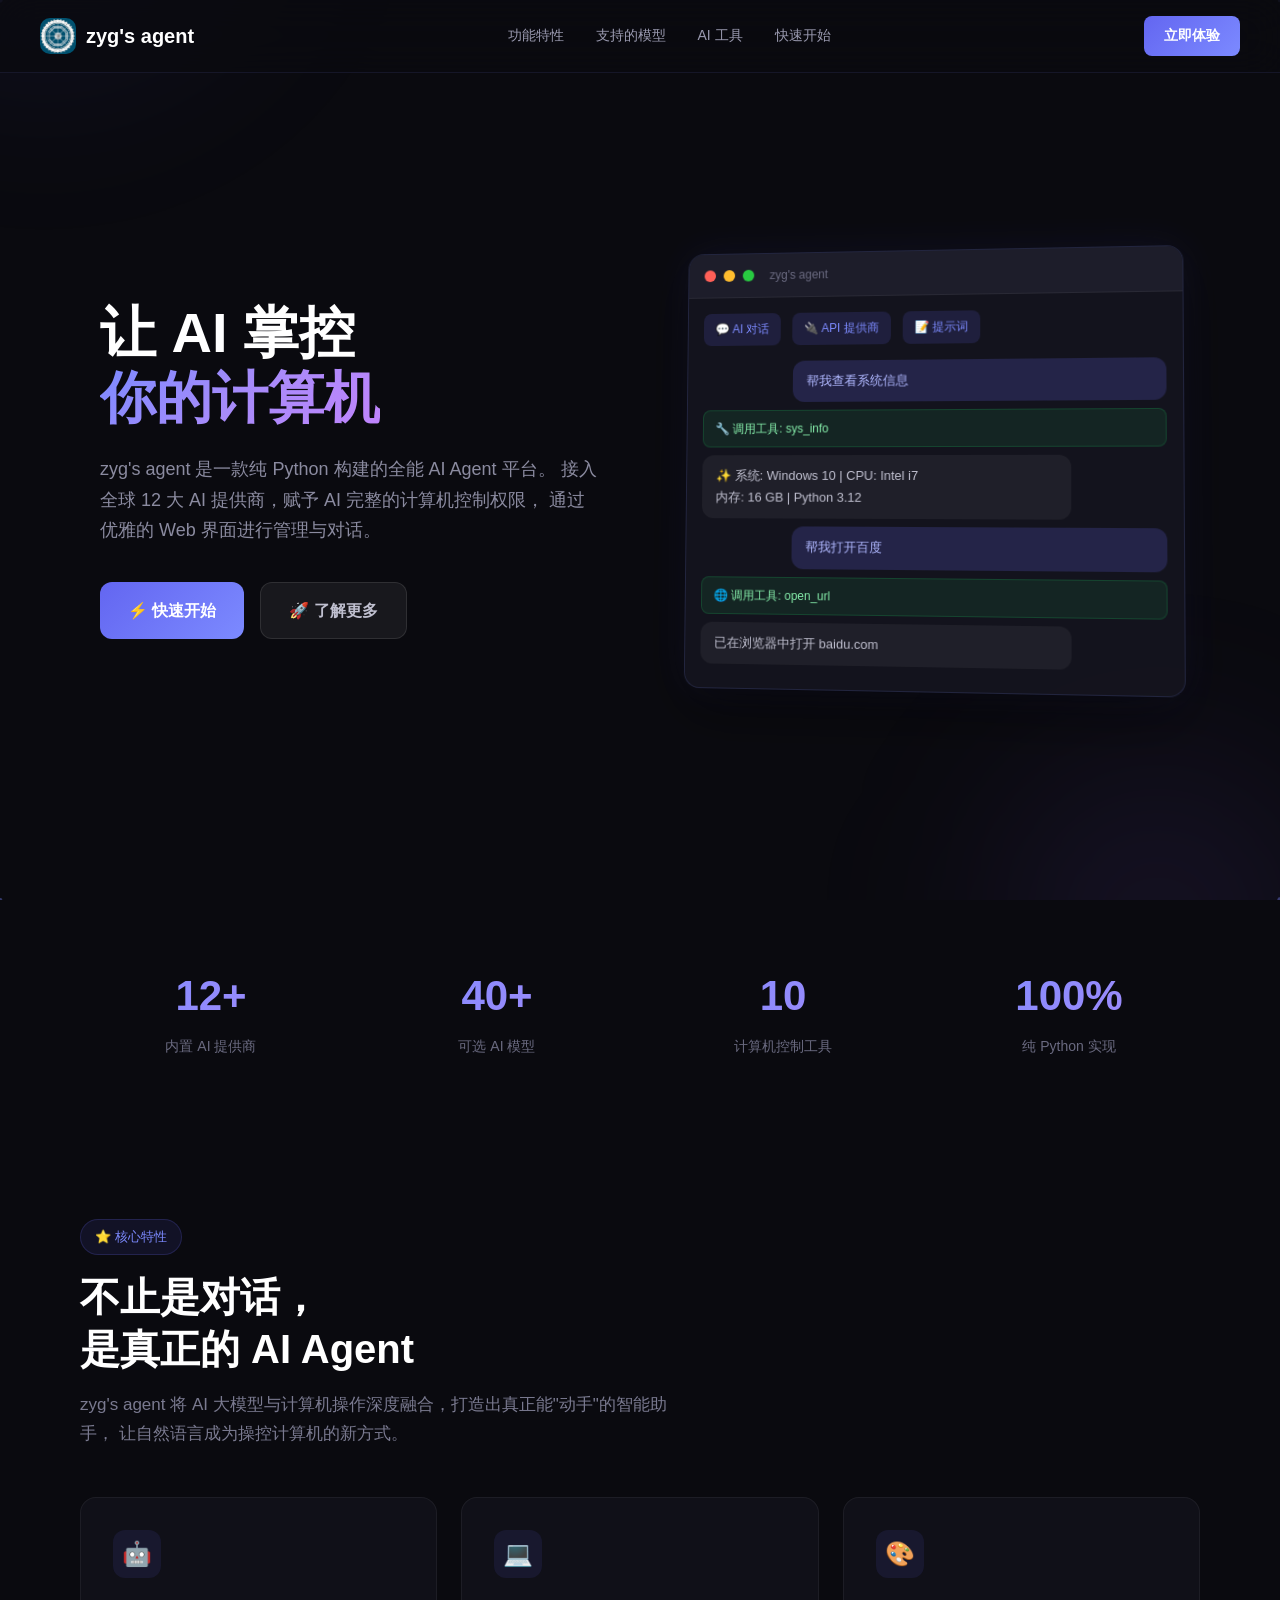
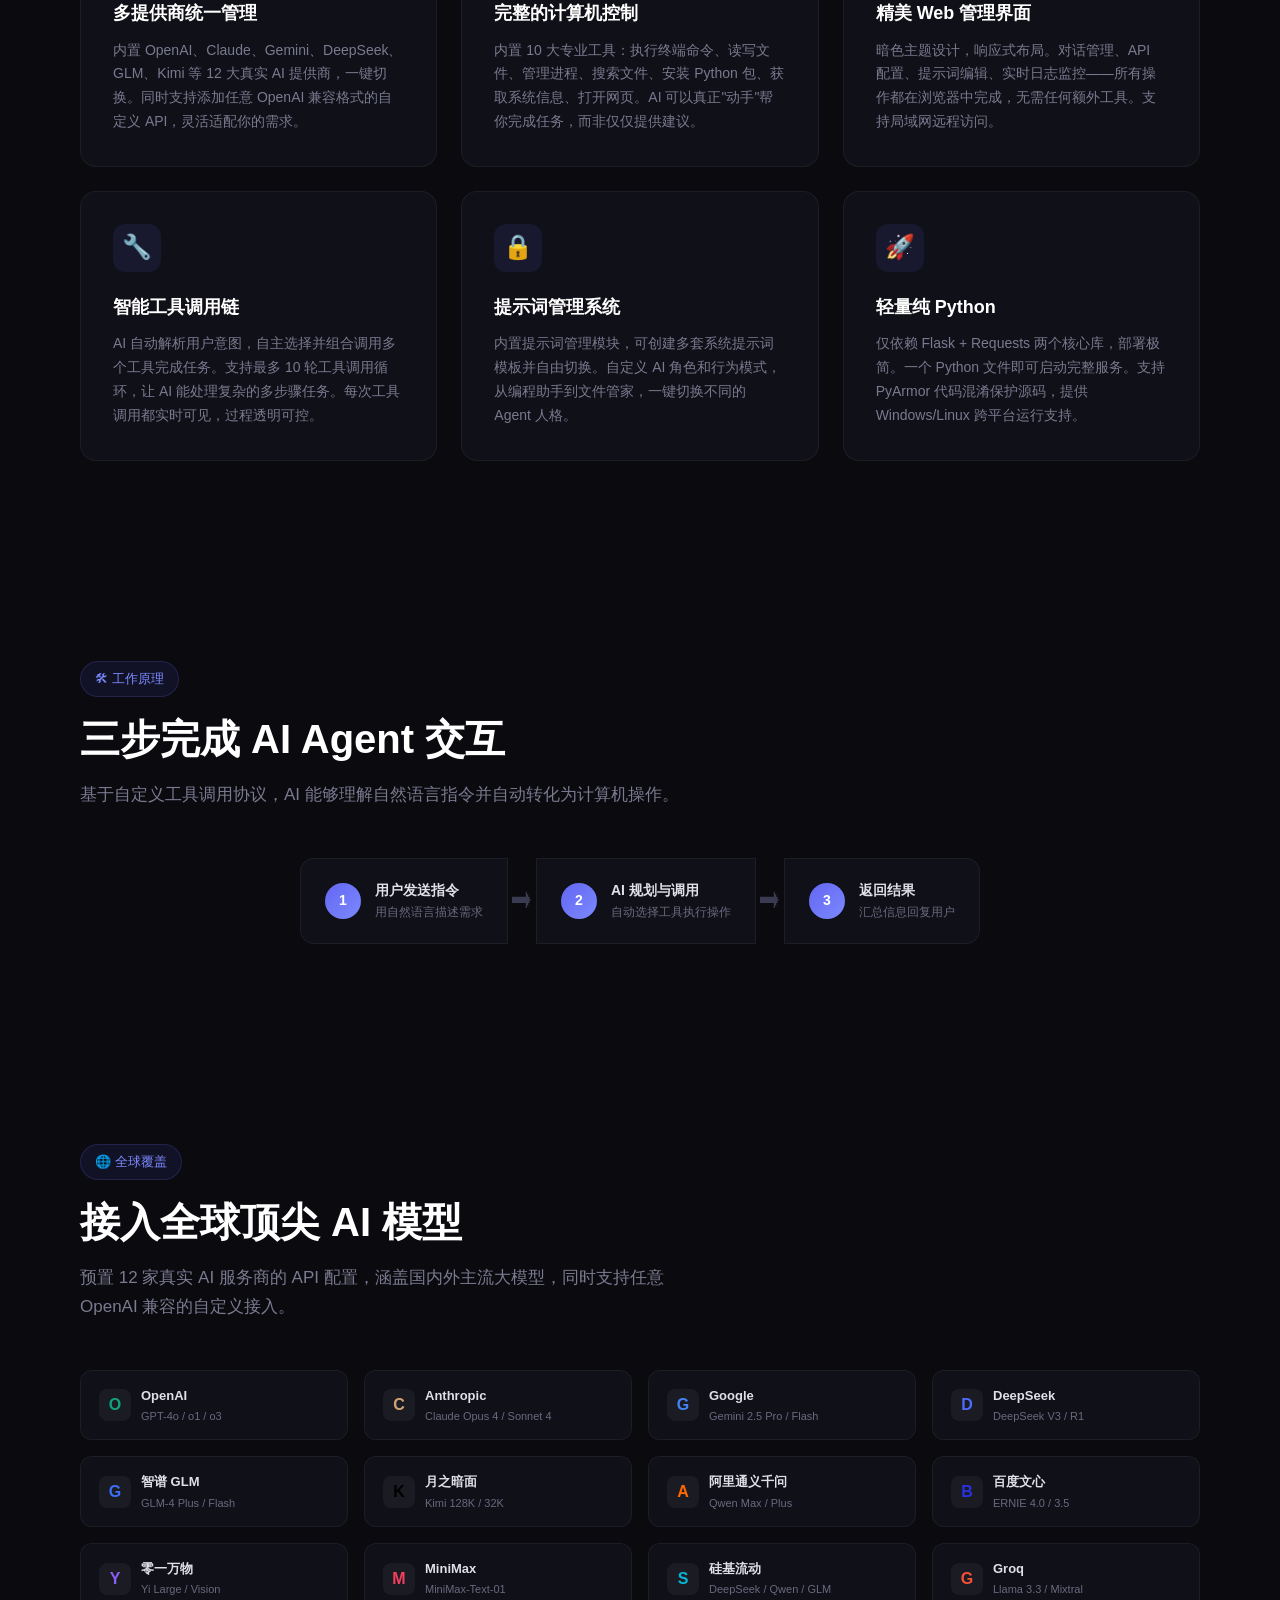
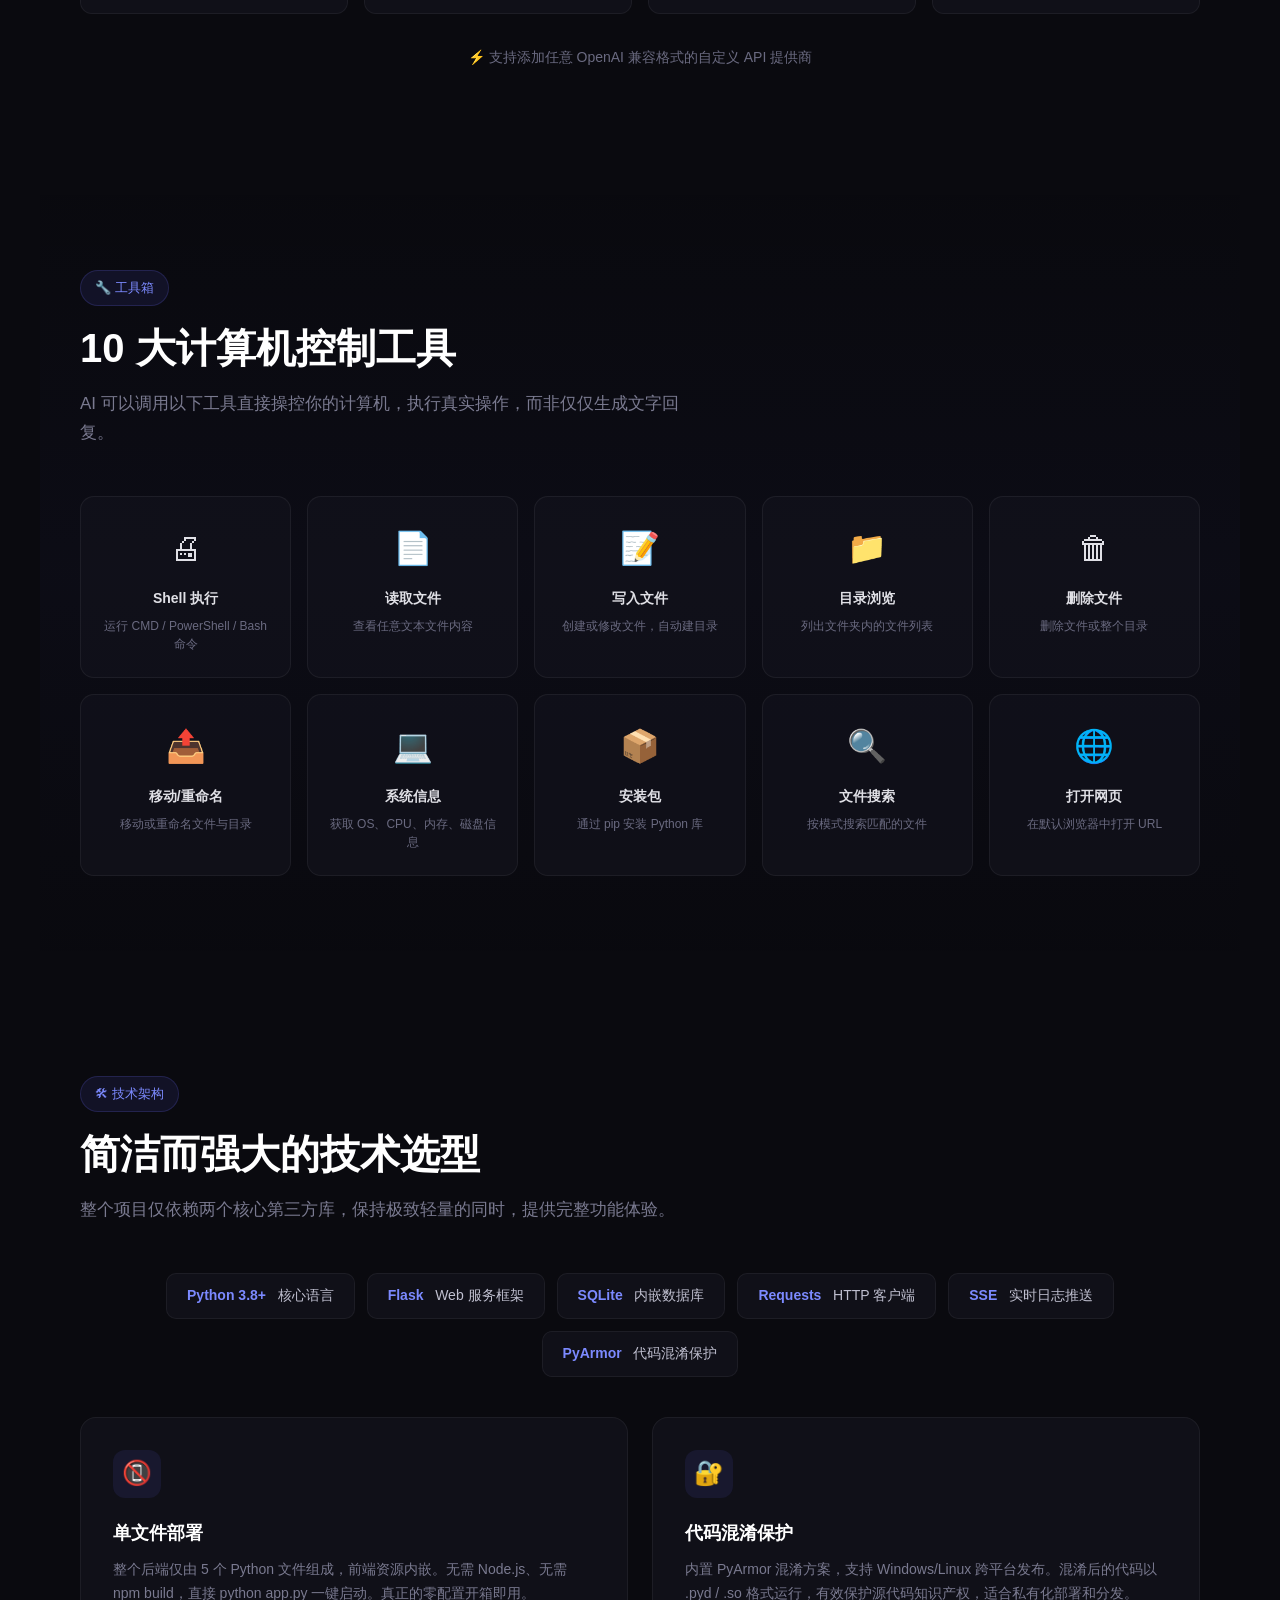
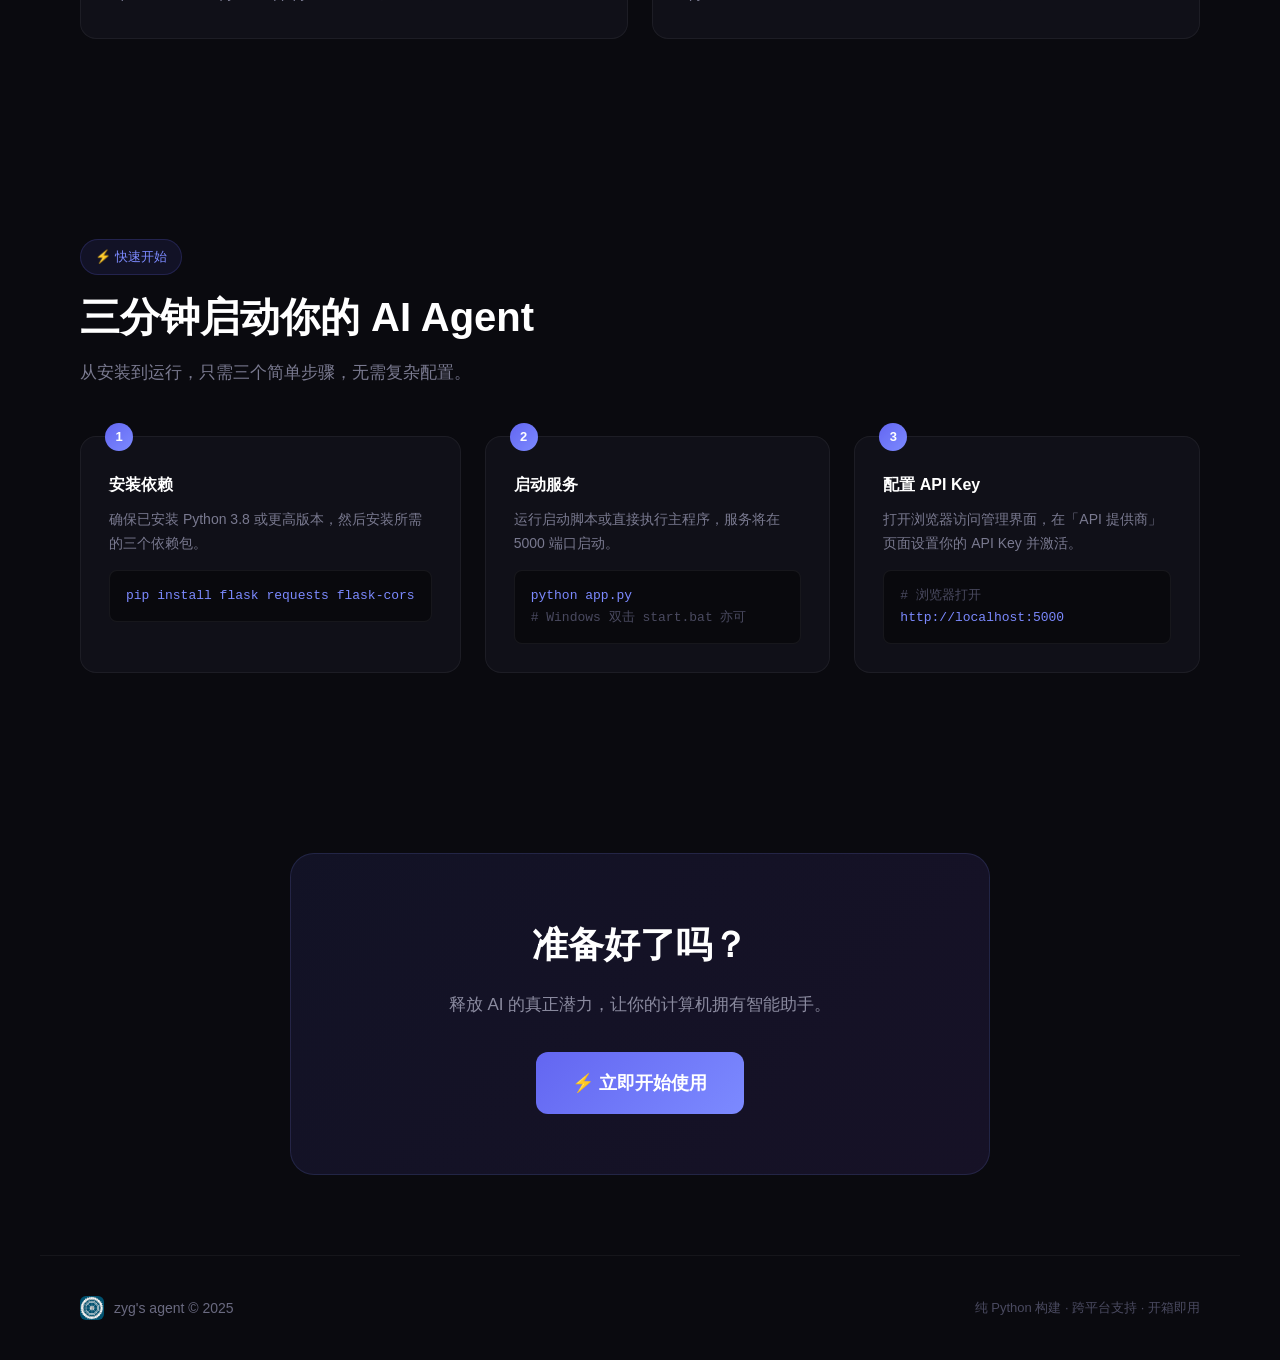
<file: index.html>
<!DOCTYPE html>
<html lang="zh-CN">
<head>
    <meta charset="UTF-8">
    <meta name="viewport" content="width=device-width, initial-scale=1.0">
    <title>zyg's agent - 你的全能 AI 助手</title>
    <style>
        /* ==================== 基础重置 ==================== */
        *, *::before, *::after { margin: 0; padding: 0; box-sizing: border-box; }
        html { scroll-behavior: smooth; }
        body {
            font-family: -apple-system, BlinkMacSystemFont, 'Segoe UI', 'PingFang SC', 'Microsoft YaHei', sans-serif;
            background: #0a0a0f;
            color: #e0e0e6;
            line-height: 1.7;
            overflow-x: hidden;
        }
        a { color: #7c8aff; text-decoration: none; transition: color 0.3s; }
        a:hover { color: #a5adff; }

        /* ==================== 动画背景粒子 ==================== */
        #particles-canvas {
            position: fixed; top: 0; left: 0; width: 100%; height: 100%;
            z-index: 0; pointer-events: none; opacity: 0.4;
        }

        /* ==================== 导航栏 ==================== */
        .navbar {
            position: fixed; top: 0; left: 0; right: 0; z-index: 100;
            display: flex; align-items: center; justify-content: space-between;
            padding: 16px 40px;
            background: rgba(10, 10, 15, 0.8);
            backdrop-filter: blur(20px);
            border-bottom: 1px solid rgba(124, 138, 255, 0.1);
            transition: all 0.3s;
        }
        .navbar.scrolled { background: rgba(10, 10, 15, 0.95); }
        .nav-brand {
            display: flex; align-items: center; gap: 10px;
            font-size: 20px; font-weight: 700; color: #fff;
        }
        .nav-brand img {
            width: 36px; height: 36px; border-radius: 10px; object-fit: cover;
        }
        .nav-links { display: flex; gap: 32px; }
        .nav-links a {
            color: #9a9ab0; font-size: 14px; font-weight: 500;
            transition: color 0.3s;
        }
        .nav-links a:hover { color: #fff; }
        .nav-cta {
            padding: 8px 20px; border-radius: 8px; font-size: 14px;
            background: linear-gradient(135deg, #6366f1, #7c8aff);
            color: #fff !important; font-weight: 600; border: none; cursor: pointer;
            transition: transform 0.2s, box-shadow 0.3s;
        }
        .nav-cta:hover { transform: translateY(-1px); box-shadow: 0 4px 20px rgba(99,102,241,0.4); }

        /* ==================== Hero 区域 ==================== */
        .hero {
            position: relative; z-index: 1;
            min-height: 100vh; display: flex; align-items: center;
            padding: 120px 40px 80px;
            overflow: hidden;
        }
        .hero-bg {
            position: absolute; top: -50%; left: -20%; width: 600px; height: 600px;
            background: radial-gradient(circle, rgba(99,102,241,0.15) 0%, transparent 70%);
            border-radius: 50%; filter: blur(80px);
            animation: float1 8s ease-in-out infinite;
        }
        .hero-bg-2 {
            position: absolute; bottom: -30%; right: -10%; width: 500px; height: 500px;
            background: radial-gradient(circle, rgba(139,92,246,0.12) 0%, transparent 70%);
            border-radius: 50%; filter: blur(80px);
            animation: float2 10s ease-in-out infinite;
        }
        @keyframes float1 { 0%, 100% { transform: translate(0, 0); } 50% { transform: translate(40px, 30px); } }
        @keyframes float2 { 0%, 100% { transform: translate(0, 0); } 50% { transform: translate(-30px, -40px); } }
        .hero-content {
            max-width: 1200px; margin: 0 auto;
            display: grid; grid-template-columns: 1fr 1fr; gap: 80px;
            align-items: center;
        }
        .hero-text h1 {
            font-size: 56px; font-weight: 800; line-height: 1.15;
            color: #fff; margin-bottom: 24px;
        }
        .hero-text h1 span {
            background: linear-gradient(135deg, #7c8aff, #a78bfa, #c084fc);
            -webkit-background-clip: text; -webkit-text-fill-color: transparent;
            background-clip: text;
        }
        .hero-text p {
            font-size: 18px; color: #8b8ba0; margin-bottom: 36px;
            max-width: 500px;
        }
        .hero-buttons { display: flex; gap: 16px; flex-wrap: wrap; }
        .btn-hero {
            display: inline-flex; align-items: center; gap: 8px;
            padding: 14px 28px; border-radius: 12px; font-size: 16px;
            font-weight: 600; cursor: pointer; border: none;
            transition: all 0.3s;
        }
        .btn-hero-primary {
            background: linear-gradient(135deg, #6366f1, #7c8aff);
            color: #fff;
        }
        .btn-hero-primary:hover { transform: translateY(-2px); box-shadow: 0 8px 30px rgba(99,102,241,0.4); }
        .btn-hero-secondary {
            background: rgba(255,255,255,0.06); color: #c0c0d0;
            border: 1px solid rgba(255,255,255,0.1);
        }
        .btn-hero-secondary:hover { background: rgba(255,255,255,0.1); border-color: rgba(255,255,255,0.2); }

        /* Hero 右侧模拟界面 */
        .hero-visual {
            position: relative; perspective: 1000px;
        }
        .hero-mockup {
            background: rgba(20, 20, 30, 0.9);
            border: 1px solid rgba(124, 138, 255, 0.15);
            border-radius: 16px; overflow: hidden;
            box-shadow: 0 20px 60px rgba(0,0,0,0.5), 0 0 40px rgba(99,102,241,0.1);
            transform: rotateY(-5deg) rotateX(2deg);
            transition: transform 0.5s;
        }
        .hero-mockup:hover { transform: rotateY(0deg) rotateX(0deg); }
        .mockup-titlebar {
            display: flex; align-items: center; gap: 8px;
            padding: 12px 16px; background: rgba(30, 30, 45, 0.8);
            border-bottom: 1px solid rgba(255,255,255,0.05);
        }
        .mockup-dot { width: 12px; height: 12px; border-radius: 50%; }
        .mockup-dot:nth-child(1) { background: #ff5f57; }
        .mockup-dot:nth-child(2) { background: #ffbd2e; }
        .mockup-dot:nth-child(3) { background: #28ca41; }
        .mockup-body { padding: 16px; min-height: 300px; }
        .mockup-sidebar {
            display: flex; gap: 12px; margin-bottom: 16px;
        }
        .mockup-nav-item {
            padding: 6px 12px; border-radius: 8px; font-size: 12px;
            background: rgba(99,102,241,0.15); color: #7c8aff;
        }
        .mockup-chat-bubble {
            padding: 10px 14px; border-radius: 12px; font-size: 13px;
            margin-bottom: 8px; max-width: 80%;
            animation: fadeInUp 0.5s ease both;
        }
        .mockup-chat-bubble:nth-child(2) { animation-delay: 0.2s; }
        .mockup-chat-bubble:nth-child(3) { animation-delay: 0.4s; }
        .mockup-chat-bubble:nth-child(4) { animation-delay: 0.6s; }
        .mockup-user { background: rgba(99,102,241,0.2); color: #b0b8ff; margin-left: auto; }
        .mockup-ai { background: rgba(255,255,255,0.05); color: #c0c0d0; }
        .mockup-tool {
            background: rgba(34,197,94,0.1); border: 1px solid rgba(34,197,94,0.2);
            border-radius: 8px; padding: 8px 12px; font-size: 12px;
            color: #86efac; margin-bottom: 8px;
        }
        @keyframes fadeInUp {
            from { opacity: 0; transform: translateY(10px); }
            to { opacity: 1; transform: translateY(0); }
        }

        /* ==================== 通用 Section ==================== */
        .section {
            position: relative; z-index: 1;
            padding: 100px 40px;
            max-width: 1200px; margin: 0 auto;
        }
        .section-label {
            display: inline-flex; align-items: center; gap: 6px;
            padding: 6px 14px; border-radius: 20px; font-size: 13px;
            background: rgba(99,102,241,0.1); color: #7c8aff;
            border: 1px solid rgba(99,102,241,0.2);
            margin-bottom: 16px; font-weight: 500;
        }
        .section-title {
            font-size: 40px; font-weight: 800; color: #fff;
            margin-bottom: 16px; line-height: 1.3;
        }
        .section-desc {
            font-size: 17px; color: #7a7a90; max-width: 600px; margin-bottom: 48px;
        }

        /* ==================== 功能亮点卡片 ==================== */
        .features-grid {
            display: grid; grid-template-columns: repeat(3, 1fr); gap: 24px;
        }
        .feature-card {
            background: rgba(20, 20, 30, 0.6);
            border: 1px solid rgba(255,255,255,0.06);
            border-radius: 16px; padding: 32px;
            transition: all 0.4s;
            position: relative; overflow: hidden;
        }
        .feature-card::before {
            content: ''; position: absolute; top: 0; left: 0; right: 0; height: 2px;
            background: linear-gradient(90deg, transparent, var(--accent, #7c8aff), transparent);
            opacity: 0; transition: opacity 0.4s;
        }
        .feature-card:hover { border-color: rgba(124, 138, 255, 0.2); transform: translateY(-4px); }
        .feature-card:hover::before { opacity: 1; }
        .feature-icon {
            width: 48px; height: 48px; border-radius: 12px;
            display: flex; align-items: center; justify-content: center;
            font-size: 24px; margin-bottom: 20px;
            background: rgba(99,102,241,0.1);
        }
        .feature-card h3 {
            font-size: 18px; font-weight: 700; color: #fff; margin-bottom: 10px;
        }
        .feature-card p { font-size: 14px; color: #7a7a90; line-height: 1.7; }

        /* ==================== 提供商展示 ==================== */
        .providers-showcase { padding-top: 60px; }
        .providers-grid {
            display: grid; grid-template-columns: repeat(4, 1fr); gap: 16px;
        }
        .provider-badge {
            display: flex; align-items: center; gap: 10px;
            padding: 14px 18px; border-radius: 12px;
            background: rgba(20, 20, 30, 0.6);
            border: 1px solid rgba(255,255,255,0.06);
            transition: all 0.3s; cursor: default;
        }
        .provider-badge:hover { border-color: rgba(124, 138, 255, 0.3); background: rgba(30, 30, 50, 0.8); }
        .provider-logo {
            width: 32px; height: 32px; border-radius: 8px;
            display: flex; align-items: center; justify-content: center;
            font-size: 16px; font-weight: 700;
            background: rgba(255,255,255,0.05);
        }
        .provider-info h4 { font-size: 13px; font-weight: 600; color: #e0e0e6; }
        .provider-info p { font-size: 11px; color: #6a6a80; }

        /* ==================== 工具展示 ==================== */
        .tools-section { background: linear-gradient(180deg, transparent, rgba(99,102,241,0.03), transparent); }
        .tools-grid {
            display: grid; grid-template-columns: repeat(5, 1fr); gap: 16px;
        }
        .tool-card {
            background: rgba(20, 20, 30, 0.6);
            border: 1px solid rgba(255,255,255,0.06);
            border-radius: 14px; padding: 24px 16px;
            text-align: center; transition: all 0.3s;
        }
        .tool-card:hover {
            border-color: rgba(124, 138, 255, 0.25);
            transform: translateY(-4px);
            box-shadow: 0 8px 24px rgba(0,0,0,0.3);
        }
        .tool-emoji { font-size: 32px; margin-bottom: 12px; display: block; }
        .tool-card h4 { font-size: 14px; font-weight: 600; color: #e0e0e6; margin-bottom: 6px; }
        .tool-card p { font-size: 12px; color: #6a6a80; line-height: 1.5; }

        /* ==================== 工作流程 ==================== */
        .workflow {
            display: flex; align-items: center; justify-content: center;
            gap: 0; margin-top: 20px; flex-wrap: wrap; justify-content: center;
        }
        .workflow-step {
            display: flex; align-items: center; gap: 14px;
            padding: 20px 24px; background: rgba(20, 20, 30, 0.6);
            border: 1px solid rgba(255,255,255,0.06);
            transition: all 0.3s;
        }
        .workflow-step:first-child { border-radius: 14px 0 0 14px; }
        .workflow-step:last-child { border-radius: 0 14px 14px 0; }
        .workflow-step:hover { background: rgba(30, 30, 50, 0.8); border-color: rgba(124,138,255,0.2); }
        .workflow-num {
            width: 36px; height: 36px; border-radius: 50%;
            display: flex; align-items: center; justify-content: center;
            font-size: 14px; font-weight: 700; color: #fff;
            background: linear-gradient(135deg, #6366f1, #7c8aff);
        }
        .workflow-step h4 { font-size: 14px; font-weight: 600; color: #e0e0e6; }
        .workflow-step p { font-size: 12px; color: #6a6a80; }
        .workflow-arrow {
            color: #3a3a50; font-size: 20px; padding: 0 4px;
        }

        /* ==================== 技术架构 ==================== */
        .tech-stack {
            display: flex; gap: 12px; flex-wrap: wrap; justify-content: center;
        }
        .tech-tag {
            padding: 10px 20px; border-radius: 10px;
            background: rgba(20, 20, 30, 0.6);
            border: 1px solid rgba(255,255,255,0.06);
            font-size: 14px; font-weight: 500; color: #c0c0d0;
            transition: all 0.3s;
        }
        .tech-tag:hover { border-color: rgba(124, 138, 255, 0.3); color: #fff; }
        .tech-tag strong { color: #7c8aff; }

        /* ==================== 快速开始 ==================== */
        .quickstart-steps {
            display: grid; grid-template-columns: repeat(3, 1fr); gap: 24px;
        }
        .step-card {
            background: rgba(20, 20, 30, 0.6);
            border: 1px solid rgba(255,255,255,0.06);
            border-radius: 16px; padding: 28px;
            position: relative;
        }
        .step-number {
            position: absolute; top: -14px; left: 24px;
            width: 28px; height: 28px; border-radius: 50%;
            display: flex; align-items: center; justify-content: center;
            font-size: 13px; font-weight: 700; color: #fff;
            background: linear-gradient(135deg, #6366f1, #7c8aff);
        }
        .step-card h4 { font-size: 16px; font-weight: 700; color: #fff; margin-bottom: 10px; margin-top: 6px; }
        .step-card p { font-size: 14px; color: #7a7a90; line-height: 1.7; }
        .code-block {
            background: rgba(0,0,0,0.4); border: 1px solid rgba(255,255,255,0.06);
            border-radius: 8px; padding: 14px 16px; margin-top: 14px;
            font-family: 'JetBrains Mono', 'Fira Code', monospace;
            font-size: 13px; color: #a0a0b8; overflow-x: auto;
            white-space: pre;
        }
        .code-block .cmd { color: #7c8aff; }
        .code-block .comment { color: #4a4a60; }

        /* ==================== 数据统计 ==================== */
        .stats-bar {
            display: grid; grid-template-columns: repeat(4, 1fr); gap: 24px;
            padding: 60px 40px; max-width: 1200px; margin: 0 auto;
            position: relative; z-index: 1;
        }
        .stat-item { text-align: center; }
        .stat-number {
            font-size: 42px; font-weight: 800;
            background: linear-gradient(135deg, #7c8aff, #a78bfa);
            -webkit-background-clip: text; -webkit-text-fill-color: transparent;
            background-clip: text;
        }
        .stat-label { font-size: 14px; color: #6a6a80; margin-top: 4px; }

        /* ==================== 底部 CTA ==================== */
        .cta-section {
            position: relative; z-index: 1;
            text-align: center; padding: 80px 40px;
        }
        .cta-box {
            max-width: 700px; margin: 0 auto; padding: 60px;
            background: linear-gradient(135deg, rgba(99,102,241,0.1), rgba(139,92,246,0.1));
            border: 1px solid rgba(124,138,255,0.15);
            border-radius: 24px;
        }
        .cta-box h2 {
            font-size: 36px; font-weight: 800; color: #fff; margin-bottom: 16px;
        }
        .cta-box p { font-size: 17px; color: #8b8ba0; margin-bottom: 32px; }

        /* ==================== Footer ==================== */
        .footer {
            position: relative; z-index: 1;
            padding: 40px;
            border-top: 1px solid rgba(255,255,255,0.05);
            display: flex; justify-content: space-between; align-items: center;
            max-width: 1200px; margin: 0 auto;
        }
        .footer-left { display: flex; align-items: center; gap: 10px; font-size: 14px; color: #6a6a80; }
        .footer-left img { width: 24px; height: 24px; border-radius: 6px; object-fit: cover; }
        .footer-right { font-size: 13px; color: #4a4a60; }

        /* ==================== 滚动动画 ==================== */
        .fade-in {
            opacity: 0; transform: translateY(30px);
            transition: opacity 0.8s, transform 0.8s;
        }
        .fade-in.visible { opacity: 1; transform: translateY(0); }

        /* ==================== 响应式 ==================== */
        @media (max-width: 1024px) {
            .hero-content { grid-template-columns: 1fr; gap: 40px; text-align: center; }
            .hero-text p { margin-left: auto; margin-right: auto; }
            .hero-buttons { justify-content: center; }
            .hero-visual { max-width: 500px; margin: 0 auto; }
            .features-grid { grid-template-columns: repeat(2, 1fr); }
            .providers-grid { grid-template-columns: repeat(3, 1fr); }
            .tools-grid { grid-template-columns: repeat(3, 1fr); }
            .quickstart-steps { grid-template-columns: 1fr; max-width: 500px; margin-left: auto; margin-right: auto; }
            .stats-bar { grid-template-columns: repeat(2, 1fr); }
        }
        @media (max-width: 768px) {
            .navbar { padding: 12px 20px; }
            .nav-links { display: none; }
            .hero { padding: 100px 20px 60px; }
            .hero-text h1 { font-size: 36px; }
            .section { padding: 60px 20px; }
            .section-title { font-size: 28px; }
            .features-grid { grid-template-columns: 1fr; }
            .providers-grid { grid-template-columns: repeat(2, 1fr); }
            .tools-grid { grid-template-columns: repeat(2, 1fr); }
            .workflow { flex-direction: column; gap: 0; }
            .workflow-step:first-child { border-radius: 14px 14px 0 0; }
            .workflow-step:last-child { border-radius: 0 0 14px 14px; }
            .workflow-arrow { transform: rotate(90deg); }
            .footer { flex-direction: column; gap: 16px; text-align: center; }
        }

        /* ==================== 细节动画 ==================== */
        .pulse-glow {
            animation: pulseGlow 3s ease-in-out infinite;
        }
        @keyframes pulseGlow {
            0%, 100% { box-shadow: 0 0 20px rgba(99,102,241,0.1); }
            50% { box-shadow: 0 0 40px rgba(99,102,241,0.2); }
        }
        .gradient-text {
            background: linear-gradient(135deg, #7c8aff, #a78bfa, #c084fc, #7c8aff);
            background-size: 300% 300%;
            -webkit-background-clip: text; -webkit-text-fill-color: transparent;
            background-clip: text;
            animation: gradientShift 4s ease infinite;
        }
        @keyframes gradientShift {
            0% { background-position: 0% 50%; }
            50% { background-position: 100% 50%; }
            100% { background-position: 0% 50%; }
        }
        .typing-cursor::after {
            content: '|'; animation: blink 1s infinite; color: #7c8aff;
        }
        @keyframes blink { 0%, 100% { opacity: 1; } 50% { opacity: 0; } }
    </style>
</head>
<body>

<!-- 粒子背景 -->
<canvas id="particles-canvas"></canvas>

<!-- 导航栏 -->
<nav class="navbar" id="navbar">
    <div class="nav-brand">
        <img src="logo.jpg" alt="zyg's agent">
        <span>zyg's agent</span>
    </div>
    <div class="nav-links">
        <a href="#features">功能特性</a>
        <a href="#providers">支持的模型</a>
        <a href="#tools">AI 工具</a>
        <a href="#quickstart">快速开始</a>
    </div>
    <a href="#quickstart" class="nav-cta">立即体验</a>
</nav>

<!-- Hero 区域 -->
<section class="hero">
    <div class="hero-bg"></div>
    <div class="hero-bg-2"></div>
    <div class="hero-content">
        <div class="hero-text">
            <h1>
                让 AI 掌控<br>
                <span class="gradient-text">你的计算机</span>
            </h1>
            <p>
                zyg's agent 是一款纯 Python 构建的全能 AI Agent 平台。
                接入全球 12 大 AI 提供商，赋予 AI 完整的计算机控制权限，
                通过优雅的 Web 界面进行管理与对话。
            </p>
            <div class="hero-buttons">
                <a href="#quickstart" class="btn-hero btn-hero-primary">
                    &#9889; 快速开始
                </a>
                <a href="#features" class="btn-hero btn-hero-secondary">
                    &#128640; 了解更多
                </a>
            </div>
        </div>
        <div class="hero-visual">
            <div class="hero-mockup pulse-glow">
                <div class="mockup-titlebar">
                    <div class="mockup-dot"></div>
                    <div class="mockup-dot"></div>
                    <div class="mockup-dot"></div>
                    <span style="margin-left: 8px; font-size: 12px; color: #6a6a80;">zyg's agent</span>
                </div>
                <div class="mockup-body">
                    <div class="mockup-sidebar">
                        <div class="mockup-nav-item">&#128172; AI 对话</div>
                        <div class="mockup-nav-item">&#128268; API 提供商</div>
                        <div class="mockup-nav-item">&#128221; 提示词</div>
                    </div>
                    <div class="mockup-chat-bubble mockup-user">帮我查看系统信息</div>
                    <div class="mockup-tool">&#128295; 调用工具: sys_info</div>
                    <div class="mockup-chat-bubble mockup-ai">
                        &#10024; 系统: Windows 10 | CPU: Intel i7<br>
                        内存: 16 GB | Python 3.12
                    </div>
                    <div class="mockup-chat-bubble mockup-user">帮我打开百度</div>
                    <div class="mockup-tool">&#127760; 调用工具: open_url</div>
                    <div class="mockup-chat-bubble mockup-ai">已在浏览器中打开 baidu.com</div>
                </div>
            </div>
        </div>
    </div>
</section>

<!-- 数据统计 -->
<div class="stats-bar fade-in">
    <div class="stat-item">
        <div class="stat-number">12+</div>
        <div class="stat-label">内置 AI 提供商</div>
    </div>
    <div class="stat-item">
        <div class="stat-number">40+</div>
        <div class="stat-label">可选 AI 模型</div>
    </div>
    <div class="stat-item">
        <div class="stat-number">10</div>
        <div class="stat-label">计算机控制工具</div>
    </div>
    <div class="stat-item">
        <div class="stat-number">100%</div>
        <div class="stat-label">纯 Python 实现</div>
    </div>
</div>

<!-- 功能特性 -->
<section class="section fade-in" id="features">
    <div class="section-label">&#11088; 核心特性</div>
    <h2 class="section-title">不止是对话，<br>是真正的 AI Agent</h2>
    <p class="section-desc">
        zyg's agent 将 AI 大模型与计算机操作深度融合，打造出真正能"动手"的智能助手，
        让自然语言成为操控计算机的新方式。
    </p>
    <div class="features-grid">
        <div class="feature-card" style="--accent: #7c8aff;">
            <div class="feature-icon">&#129302;</div>
            <h3>多提供商统一管理</h3>
            <p>内置 OpenAI、Claude、Gemini、DeepSeek、GLM、Kimi 等 12 大真实 AI 提供商，一键切换。同时支持添加任意 OpenAI 兼容格式的自定义 API，灵活适配你的需求。</p>
        </div>
        <div class="feature-card" style="--accent: #22c55e;">
            <div class="feature-icon">&#128187;</div>
            <h3>完整的计算机控制</h3>
            <p>内置 10 大专业工具：执行终端命令、读写文件、管理进程、搜索文件、安装 Python 包、获取系统信息、打开网页。AI 可以真正"动手"帮你完成任务，而非仅仅提供建议。</p>
        </div>
        <div class="feature-card" style="--accent: #f59e0b;">
            <div class="feature-icon">&#127912;</div>
            <h3>精美 Web 管理界面</h3>
            <p>暗色主题设计，响应式布局。对话管理、API 配置、提示词编辑、实时日志监控——所有操作都在浏览器中完成，无需任何额外工具。支持局域网远程访问。</p>
        </div>
        <div class="feature-card" style="--accent: #ef4444;">
            <div class="feature-icon">&#128295;</div>
            <h3>智能工具调用链</h3>
            <p>AI 自动解析用户意图，自主选择并组合调用多个工具完成任务。支持最多 10 轮工具调用循环，让 AI 能处理复杂的多步骤任务。每次工具调用都实时可见，过程透明可控。</p>
        </div>
        <div class="feature-card" style="--accent: #06b6d4;">
            <div class="feature-icon">&#128274;</div>
            <h3>提示词管理系统</h3>
            <p>内置提示词管理模块，可创建多套系统提示词模板并自由切换。自定义 AI 角色和行为模式，从编程助手到文件管家，一键切换不同的 Agent 人格。</p>
        </div>
        <div class="feature-card" style="--accent: #a78bfa;">
            <div class="feature-icon">&#128640;</div>
            <h3>轻量纯 Python</h3>
            <p>仅依赖 Flask + Requests 两个核心库，部署极简。一个 Python 文件即可启动完整服务。支持 PyArmor 代码混淆保护源码，提供 Windows/Linux 跨平台运行支持。</p>
        </div>
    </div>
</section>

<!-- 工作流程 -->
<section class="section fade-in" id="workflow">
    <div class="section-label">&#128736; 工作原理</div>
    <h2 class="section-title">三步完成 AI Agent 交互</h2>
    <p class="section-desc">
        基于自定义工具调用协议，AI 能够理解自然语言指令并自动转化为计算机操作。
    </p>
    <div class="workflow">
        <div class="workflow-step">
            <div class="workflow-num">1</div>
            <div>
                <h4>用户发送指令</h4>
                <p>用自然语言描述需求</p>
            </div>
        </div>
        <div class="workflow-arrow">&#10142;</div>
        <div class="workflow-step">
            <div class="workflow-num">2</div>
            <div>
                <h4>AI 规划与调用</h4>
                <p>自动选择工具执行操作</p>
            </div>
        </div>
        <div class="workflow-arrow">&#10142;</div>
        <div class="workflow-step">
            <div class="workflow-num">3</div>
            <div>
                <h4>返回结果</h4>
                <p>汇总信息回复用户</p>
            </div>
        </div>
    </div>
</section>

<!-- 支持的提供商 -->
<section class="section fade-in" id="providers">
    <div class="section-label">&#127760; 全球覆盖</div>
    <h2 class="section-title">接入全球顶尖 AI 模型</h2>
    <p class="section-desc">
        预置 12 家真实 AI 服务商的 API 配置，涵盖国内外主流大模型，同时支持任意 OpenAI 兼容的自定义接入。
    </p>
    <div class="providers-grid">
        <div class="provider-badge">
            <div class="provider-logo" style="color:#10a37f;">O</div>
            <div class="provider-info">
                <h4>OpenAI</h4>
                <p>GPT-4o / o1 / o3</p>
            </div>
        </div>
        <div class="provider-badge">
            <div class="provider-logo" style="color:#d4a373;">C</div>
            <div class="provider-info">
                <h4>Anthropic</h4>
                <p>Claude Opus 4 / Sonnet 4</p>
            </div>
        </div>
        <div class="provider-badge">
            <div class="provider-logo" style="color:#4285f4;">G</div>
            <div class="provider-info">
                <h4>Google</h4>
                <p>Gemini 2.5 Pro / Flash</p>
            </div>
        </div>
        <div class="provider-badge">
            <div class="provider-logo" style="color:#4d6bfe;">D</div>
            <div class="provider-info">
                <h4>DeepSeek</h4>
                <p>DeepSeek V3 / R1</p>
            </div>
        </div>
        <div class="provider-badge">
            <div class="provider-logo" style="color:#3b6ff5;">G</div>
            <div class="provider-info">
                <h4>智谱 GLM</h4>
                <p>GLM-4 Plus / Flash</p>
            </div>
        </div>
        <div class="provider-badge">
            <div class="provider-logo" style="color:#000;">K</div>
            <div class="provider-info">
                <h4>月之暗面</h4>
                <p>Kimi 128K / 32K</p>
            </div>
        </div>
        <div class="provider-badge">
            <div class="provider-logo" style="color:#ff6a00;">A</div>
            <div class="provider-info">
                <h4>阿里通义千问</h4>
                <p>Qwen Max / Plus</p>
            </div>
        </div>
        <div class="provider-badge">
            <div class="provider-logo" style="color:#2932e1;">B</div>
            <div class="provider-info">
                <h4>百度文心</h4>
                <p>ERNIE 4.0 / 3.5</p>
            </div>
        </div>
        <div class="provider-badge">
            <div class="provider-logo" style="color:#8b5cf6;">Y</div>
            <div class="provider-info">
                <h4>零一万物</h4>
                <p>Yi Large / Vision</p>
            </div>
        </div>
        <div class="provider-badge">
            <div class="provider-logo" style="color:#f43f5e;">M</div>
            <div class="provider-info">
                <h4>MiniMax</h4>
                <p>MiniMax-Text-01</p>
            </div>
        </div>
        <div class="provider-badge">
            <div class="provider-logo" style="color:#06b6d4;">S</div>
            <div class="provider-info">
                <h4>硅基流动</h4>
                <p>DeepSeek / Qwen / GLM</p>
            </div>
        </div>
        <div class="provider-badge">
            <div class="provider-logo" style="color:#f55036;">G</div>
            <div class="provider-info">
                <h4>Groq</h4>
                <p>Llama 3.3 / Mixtral</p>
            </div>
        </div>
    </div>
    <div style="text-align:center;margin-top:32px;font-size:14px;color:#6a6a80;">
        &#9889; 支持添加任意 OpenAI 兼容格式的自定义 API 提供商
    </div>
</section>

<!-- AI 工具集 -->
<section class="section fade-in tools-section" id="tools">
    <div class="section-label">&#128295; 工具箱</div>
    <h2 class="section-title">10 大计算机控制工具</h2>
    <p class="section-desc">
        AI 可以调用以下工具直接操控你的计算机，执行真实操作，而非仅仅生成文字回复。
    </p>
    <div class="tools-grid">
        <div class="tool-card">
            <span class="tool-emoji">&#128424;</span>
            <h4>Shell 执行</h4>
            <p>运行 CMD / PowerShell / Bash 命令</p>
        </div>
        <div class="tool-card">
            <span class="tool-emoji">&#128196;</span>
            <h4>读取文件</h4>
            <p>查看任意文本文件内容</p>
        </div>
        <div class="tool-card">
            <span class="tool-emoji">&#128221;</span>
            <h4>写入文件</h4>
            <p>创建或修改文件，自动建目录</p>
        </div>
        <div class="tool-card">
            <span class="tool-emoji">&#128193;</span>
            <h4>目录浏览</h4>
            <p>列出文件夹内的文件列表</p>
        </div>
        <div class="tool-card">
            <span class="tool-emoji">&#128465;</span>
            <h4>删除文件</h4>
            <p>删除文件或整个目录</p>
        </div>
        <div class="tool-card">
            <span class="tool-emoji">&#128228;</span>
            <h4>移动/重命名</h4>
            <p>移动或重命名文件与目录</p>
        </div>
        <div class="tool-card">
            <span class="tool-emoji">&#128187;</span>
            <h4>系统信息</h4>
            <p>获取 OS、CPU、内存、磁盘信息</p>
        </div>
        <div class="tool-card">
            <span class="tool-emoji">&#128230;</span>
            <h4>安装包</h4>
            <p>通过 pip 安装 Python 库</p>
        </div>
        <div class="tool-card">
            <span class="tool-emoji">&#128269;</span>
            <h4>文件搜索</h4>
            <p>按模式搜索匹配的文件</p>
        </div>
        <div class="tool-card">
            <span class="tool-emoji">&#127760;</span>
            <h4>打开网页</h4>
            <p>在默认浏览器中打开 URL</p>
        </div>
    </div>
</section>

<!-- 技术栈 -->
<section class="section fade-in" id="tech">
    <div class="section-label">&#128736; 技术架构</div>
    <h2 class="section-title">简洁而强大的技术选型</h2>
    <p class="section-desc">
        整个项目仅依赖两个核心第三方库，保持极致轻量的同时，提供完整功能体验。
    </p>
    <div class="tech-stack" style="margin-bottom: 40px;">
        <div class="tech-tag"><strong>Python 3.8+</strong> &nbsp; 核心语言</div>
        <div class="tech-tag"><strong>Flask</strong> &nbsp; Web 服务框架</div>
        <div class="tech-tag"><strong>SQLite</strong> &nbsp; 内嵌数据库</div>
        <div class="tech-tag"><strong>Requests</strong> &nbsp; HTTP 客户端</div>
        <div class="tech-tag"><strong>SSE</strong> &nbsp; 实时日志推送</div>
        <div class="tech-tag"><strong>PyArmor</strong> &nbsp; 代码混淆保护</div>
    </div>
    <div class="features-grid" style="grid-template-columns: repeat(2, 1fr);">
        <div class="feature-card" style="--accent: #22c55e;">
            <div class="feature-icon">&#128245;</div>
            <h3>单文件部署</h3>
            <p>整个后端仅由 5 个 Python 文件组成，前端资源内嵌。无需 Node.js、无需 npm build，直接 python app.py 一键启动。真正的零配置开箱即用。</p>
        </div>
        <div class="feature-card" style="--accent: #f59e0b;">
            <div class="feature-icon">&#128272;</div>
            <h3>代码混淆保护</h3>
            <p>内置 PyArmor 混淆方案，支持 Windows/Linux 跨平台发布。混淆后的代码以 .pyd / .so 格式运行，有效保护源代码知识产权，适合私有化部署和分发。</p>
        </div>
    </div>
</section>

<!-- 快速开始 -->
<section class="section fade-in" id="quickstart">
    <div class="section-label">&#9889; 快速开始</div>
    <h2 class="section-title">三分钟启动你的 AI Agent</h2>
    <p class="section-desc">
        从安装到运行，只需三个简单步骤，无需复杂配置。
    </p>
    <div class="quickstart-steps">
        <div class="step-card">
            <div class="step-number">1</div>
            <h4>安装依赖</h4>
            <p>确保已安装 Python 3.8 或更高版本，然后安装所需的三个依赖包。</p>
            <div class="code-block"><span class="cmd">pip install flask requests flask-cors</span></div>
        </div>
        <div class="step-card">
            <div class="step-number">2</div>
            <h4>启动服务</h4>
            <p>运行启动脚本或直接执行主程序，服务将在 5000 端口启动。</p>
            <div class="code-block"><span class="cmd">python app.py</span>
<span class="comment"># Windows 双击 start.bat 亦可</span></div>
        </div>
        <div class="step-card">
            <div class="step-number">3</div>
            <h4>配置 API Key</h4>
            <p>打开浏览器访问管理界面，在「API 提供商」页面设置你的 API Key 并激活。</p>
            <div class="code-block"><span class="comment"># 浏览器打开</span>
<span class="cmd">http://localhost:5000</span></div>
        </div>
    </div>
</section>

<!-- 底部 CTA -->
<section class="cta-section fade-in">
    <div class="cta-box">
        <h2>准备好了吗？</h2>
        <p>释放 AI 的真正潜力，让你的计算机拥有智能助手。</p>
        <a href="#quickstart" class="btn-hero btn-hero-primary" style="font-size:18px;padding:16px 36px;">
            &#9889; 立即开始使用
        </a>
    </div>
</section>

<!-- Footer -->
<div class="footer">
    <div class="footer-left">
        <img src="logo.jpg" alt="logo">
        <span>zyg's agent &copy; 2025</span>
    </div>
    <div class="footer-right">
        纯 Python 构建 &middot; 跨平台支持 &middot; 开箱即用
    </div>
</div>

<script>
// ==================== 粒子背景 ====================
(function() {
    const canvas = document.getElementById('particles-canvas');
    const ctx = canvas.getContext('2d');
    let particles = [];
    let w, h;

    function resize() {
        w = canvas.width = window.innerWidth;
        h = canvas.height = window.innerHeight;
    }
    resize();
    window.addEventListener('resize', resize);

    // 创建粒子
    for (let i = 0; i < 60; i++) {
        particles.push({
            x: Math.random() * w,
            y: Math.random() * h,
            vx: (Math.random() - 0.5) * 0.4,
            vy: (Math.random() - 0.5) * 0.4,
            r: Math.random() * 2 + 0.5,
            o: Math.random() * 0.5 + 0.1
        });
    }

    function animate() {
        ctx.clearRect(0, 0, w, h);
        particles.forEach(p => {
            p.x += p.vx;
            p.y += p.vy;
            if (p.x < 0) p.x = w;
            if (p.x > w) p.x = 0;
            if (p.y < 0) p.y = h;
            if (p.y > h) p.y = 0;
            ctx.beginPath();
            ctx.arc(p.x, p.y, p.r, 0, Math.PI * 2);
            ctx.fillStyle = `rgba(124, 138, 255, ${p.o})`;
            ctx.fill();
        });

        // 连线
        for (let i = 0; i < particles.length; i++) {
            for (let j = i + 1; j < particles.length; j++) {
                const dx = particles[i].x - particles[j].x;
                const dy = particles[i].y - particles[j].y;
                const dist = Math.sqrt(dx * dx + dy * dy);
                if (dist < 150) {
                    ctx.beginPath();
                    ctx.moveTo(particles[i].x, particles[i].y);
                    ctx.lineTo(particles[j].x, particles[j].y);
                    ctx.strokeStyle = `rgba(124, 138, 255, ${0.06 * (1 - dist / 150)})`;
                    ctx.lineWidth = 0.5;
                    ctx.stroke();
                }
            }
        }
        requestAnimationFrame(animate);
    }
    animate();
})();

// ==================== 导航栏滚动效果 ====================
window.addEventListener('scroll', () => {
    document.getElementById('navbar').classList.toggle('scrolled', window.scrollY > 50);
});

// ==================== 滚动淡入动画 ====================
const observer = new IntersectionObserver((entries) => {
    entries.forEach(entry => {
        if (entry.isIntersecting) {
            entry.target.classList.add('visible');
        }
    });
}, { threshold: 0.1 });

document.querySelectorAll('.fade-in').forEach(el => observer.observe(el));

// ==================== 平滑滚动 ====================
document.querySelectorAll('a[href^="#"]').forEach(anchor => {
    anchor.addEventListener('click', function(e) {
        e.preventDefault();
        const target = document.querySelector(this.getAttribute('href'));
        if (target) {
            target.scrollIntoView({ behavior: 'smooth', block: 'start' });
        }
    });
});
</script>

</body>
</html>
</file>
